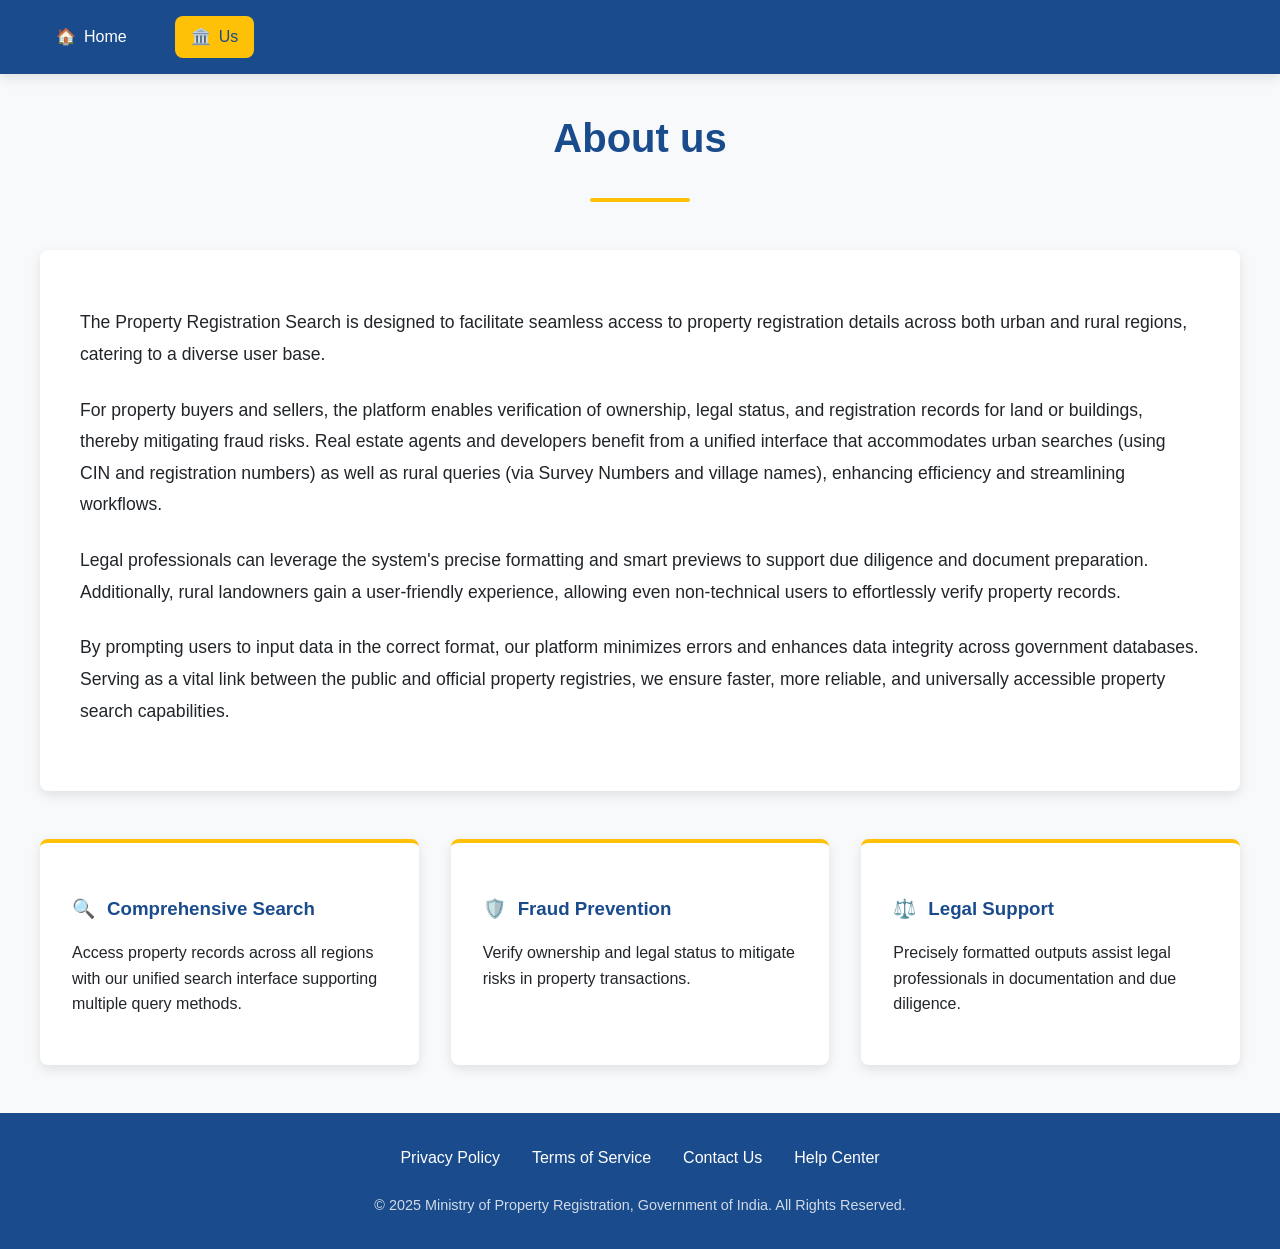
<file: aboutus.html>
<!DOCTYPE html>
<html lang="en">
<head>
    <meta charset="UTF-8">
    <meta name="viewport" content="width=device-width, initial-scale=1.0">
    <title>About Us | Property Registration Portal</title>
    <!-- <link rel="stylesheet" href="aboutus.css"> -->
    <style>
        /* Base Styles */
        :root {
            --primary-blue: #1a4b8c;
            --secondary-blue: #3a75c4;
            --accent-gold: #ffc107;
            --light-bg: #f8f9fa;
            --dark-text: #212529;
            --medium-gray: #6c757d;
            --white: #ffffff;
            --box-shadow: 0 4px 12px rgba(0, 0, 0, 0.1);
            --border-radius: 8px;
        }

        body {
            font-family: 'Segoe UI', 'Roboto', sans-serif;
            line-height: 1.6;
            color: var(--dark-text);
            background-color: var(--light-bg);
            margin: 0;
            padding: 0;
        }

        /* Header/Navigation */
        nav {
            background-color: var(--primary-blue);
            padding: 1rem 2rem;
            box-shadow: var(--box-shadow);
        }

        nav ul {
            list-style: none;
            display: flex;
            gap: 2rem;
            margin: 0;
            padding: 0;
            max-width: 1200px;
            margin: 0 auto;
        }

        nav a {
            color: var(--white);
            text-decoration: none;
            font-weight: 500;
            padding: 0.5rem 1rem;
            border-radius: var(--border-radius);
            transition: all 0.3s ease;
            display: flex;
            align-items: center;
            gap: 0.5rem;
        }

        nav a:hover {
            background-color: var(--secondary-blue);
        }

        nav a.active {
            background-color: var(--accent-gold);
            color: var(--primary-blue);
        }

        /* Main Content */
        main {
            max-width: 1200px;
            margin: 2rem auto;
            padding: 0 2rem;
        }

        .page-header {
            text-align: center;
            margin-bottom: 3rem;
            position: relative;
            padding-bottom: 1rem;
        }

        .page-header h1 {
            color: var(--primary-blue);
            font-size: 2.5rem;
            margin-bottom: 1rem;
        }

        .page-header::after {
            content: '';
            position: absolute;
            bottom: 0;
            left: 50%;
            transform: translateX(-50%);
            width: 100px;
            height: 4px;
            background: var(--accent-gold);
            border-radius: 2px;
        }

        /* About Content */
        .about-content {
            background: var(--white);
            padding: 2.5rem;
            border-radius: var(--border-radius);
            box-shadow: var(--box-shadow);
            margin-bottom: 3rem;
        }

        .about-content p {
            margin-bottom: 1.5rem;
            font-size: 1.1rem;
            line-height: 1.8;
            color: var(--dark-text);
        }

        /* Features Grid */
        .features-grid {
            display: grid;
            grid-template-columns: repeat(auto-fit, minmax(300px, 1fr));
            gap: 2rem;
            margin: 3rem 0;
        }

        .feature-card {
            background: var(--white);
            padding: 2rem;
            border-radius: var(--border-radius);
            box-shadow: var(--box-shadow);
            transition: transform 0.3s ease;
            border-top: 4px solid var(--accent-gold);
        }

        .feature-card:hover {
            transform: translateY(-5px);
        }

        .feature-card h3 {
            color: var(--primary-blue);
            margin-bottom: 1rem;
            display: flex;
            align-items: center;
            gap: 0.75rem;
        }

        /* Footer */
        footer {
            background-color: var(--primary-blue);
            color: var(--white);
            text-align: center;
            padding: 2rem;
            margin-top: 3rem;
        }

        .footer-links {
            display: flex;
            justify-content: center;
            gap: 2rem;
            margin-bottom: 1.5rem;
        }

        .footer-links a {
            color: var(--white);
            text-decoration: none;
            transition: color 0.3s ease;
        }

        .footer-links a:hover {
            color: var(--accent-gold);
        }

        .copyright {
            font-size: 0.9rem;
            opacity: 0.8;
        }

        /* Responsive */
        @media (max-width: 768px) {
            nav ul {
                flex-direction: column;
                gap: 0.5rem;
            }

            .page-header h1 {
                font-size: 2rem;
            }

            .about-content {
                padding: 1.5rem;
            }
        }
    </style>
</head>
<body>
    <nav>
        <ul>
            <li><a href="index.html"><span>🏠</span> Home</a></li>
            <li><a href="aboutus.html" class="active"><span>🏛️</span> Us</a></li>
        </ul>
    </nav>

    <main>
        <div class="page-header">
            <h1>About us</h1>
        </div>

        <div class="about-content">
            <p>The Property Registration Search is designed to facilitate seamless access to property registration details across both urban and rural regions, catering to a diverse user base.</p>

            <p>For property buyers and sellers, the platform enables verification of ownership, legal status, and registration records for land or buildings, thereby mitigating fraud risks. Real estate agents and developers benefit from a unified interface that accommodates urban searches (using CIN and registration numbers) as well as rural queries (via Survey Numbers and village names), enhancing efficiency and streamlining workflows.</p>

            <p>Legal professionals can leverage the system's precise formatting and smart previews to support due diligence and document preparation. Additionally, rural landowners gain a user-friendly experience, allowing even non-technical users to effortlessly verify property records.</p>

            <p>By prompting users to input data in the correct format, our platform minimizes errors and enhances data integrity across government databases. Serving as a vital link between the public and official property registries, we ensure faster, more reliable, and universally accessible property search capabilities.</p>
        </div>

        <div class="features-grid">
            <div class="feature-card">
                <h3><span>🔍</span> Comprehensive Search</h3>
                <p>Access property records across all regions with our unified search interface supporting multiple query methods.</p>
            </div>
            <div class="feature-card">
                <h3><span>🛡️</span> Fraud Prevention</h3>
                <p>Verify ownership and legal status to mitigate risks in property transactions.</p>
            </div>
            <div class="feature-card">
                <h3><span>⚖️</span> Legal Support</h3>
                <p>Precisely formatted outputs assist legal professionals in documentation and due diligence.</p>
            </div>
        </div>
    </main>

    <footer>
        <div class="footer-links">
            <a href="#">Privacy Policy</a>
            <a href="#">Terms of Service</a>
            <a href="#">Contact Us</a>
            <a href="#">Help Center</a>
        </div>
        <div class="copyright">
            © 2025 Ministry of Property Registration, Government of India. All Rights Reserved.
        </div>
    </footer>
</body>
</html>
</file>
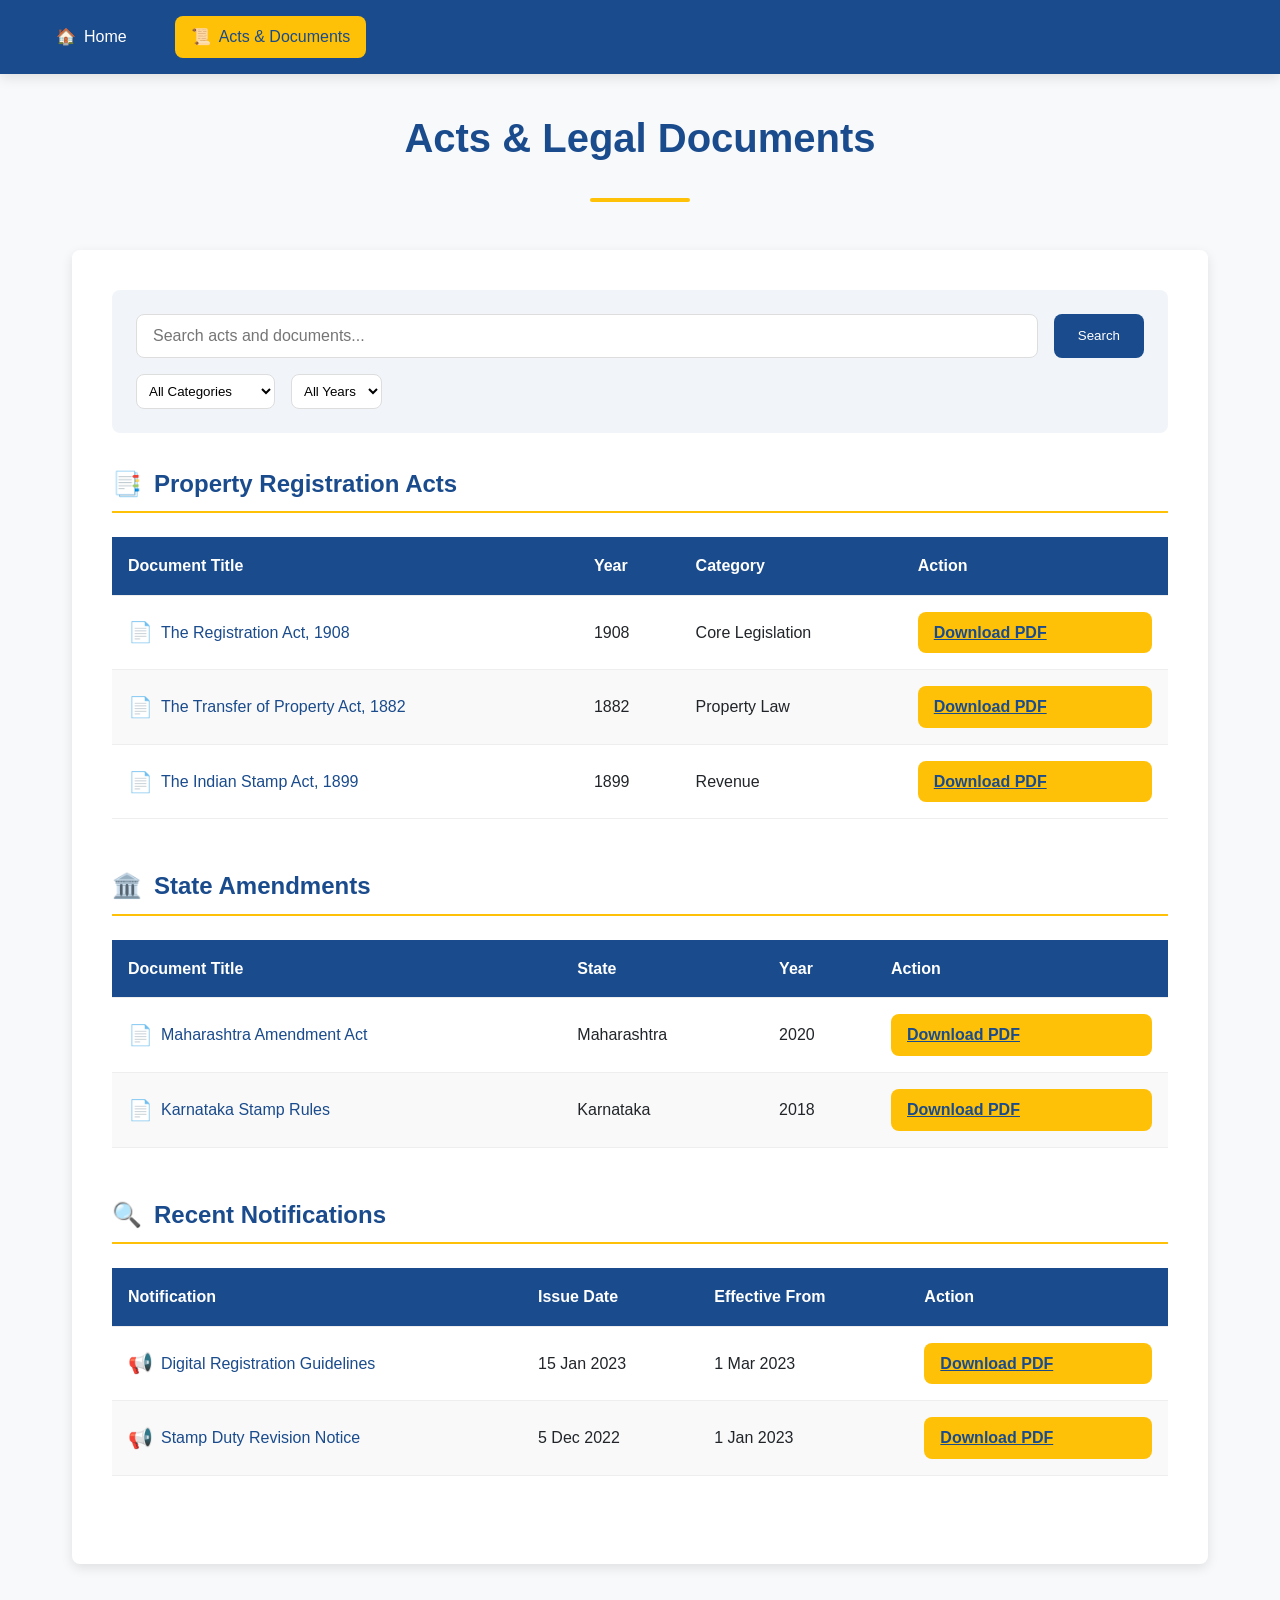
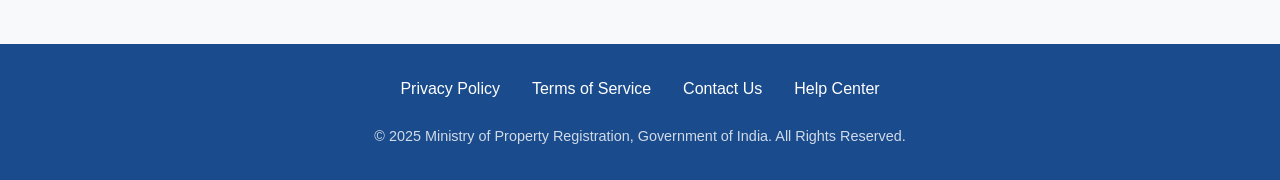
<file: acts.html>
<!DOCTYPE html>
<html lang="en">
<head>
    <meta charset="UTF-8">
    <meta name="viewport" content="width=device-width, initial-scale=1.0">
    <title>Acts & Documents | Government Portal</title>
    <style>
        /* Base Styles */
        :root {
            --primary-blue: #1a4b8c;
            --secondary-blue: #3a75c4;
            --accent-gold: #ffc107;
            --light-bg: #f8f9fa;
            --dark-text: #212529;
            --medium-gray: #6c757d;
            --white: #ffffff;
            --box-shadow: 0 4px 12px rgba(0, 0, 0, 0.1);
            --border-radius: 8px;
        }

        * {
            margin: 0;
            padding: 0;
            box-sizing: border-box;
        }

        body {
            font-family: 'Segoe UI', 'Roboto', sans-serif;
            line-height: 1.6;
            color: var(--dark-text);
            background-color: var(--light-bg);
            min-height: 100vh;
            display: flex;
            flex-direction: column;
        }

        /* Header/Navigation */
        nav {
            background-color: var(--primary-blue);
            padding: 1rem 2rem;
            box-shadow: var(--box-shadow);
        }

        nav ul {
            list-style: none;
            display: flex;
            gap: 2rem;
            margin: 0;
            padding: 0;
            max-width: 1200px;
            margin: 0 auto;
        }

        nav a {
            color: var(--white);
            text-decoration: none;
            font-weight: 500;
            padding: 0.5rem 1rem;
            border-radius: var(--border-radius);
            transition: all 0.3s ease;
            display: flex;
            align-items: center;
            gap: 0.5rem;
        }

        nav a:hover {
            background-color: var(--secondary-blue);
        }

        nav a.active {
            background-color: var(--accent-gold);
            color: var(--primary-blue);
        }

        /* Main Content */
        main {
            flex: 1;
            max-width: 1200px;
            width: 100%;
            margin: 2rem auto;
            padding: 0 2rem;
        }

        .page-header {
            text-align: center;
            margin-bottom: 3rem;
            position: relative;
            padding-bottom: 1rem;
        }

        .page-header h1 {
            color: var(--primary-blue);
            font-size: 2.5rem;
            margin-bottom: 1rem;
        }

        .page-header::after {
            content: '';
            position: absolute;
            bottom: 0;
            left: 50%;
            transform: translateX(-50%);
            width: 100px;
            height: 4px;
            background: var(--accent-gold);
            border-radius: 2px;
        }

        /* Documents Container */
        .documents-container {
            background: var(--white);
            padding: 2.5rem;
            border-radius: var(--border-radius);
            box-shadow: var(--box-shadow);
            margin-bottom: 3rem;
        }

        /* Document Categories */
        .category-section {
            margin-bottom: 3rem;
        }

        .category-section h2 {
            color: var(--primary-blue);
            margin-bottom: 1.5rem;
            padding-bottom: 0.5rem;
            border-bottom: 2px solid var(--accent-gold);
            display: flex;
            align-items: center;
            gap: 0.75rem;
        }

        /* Document Table */
        .documents-table {
            width: 100%;
            border-collapse: collapse;
            margin-top: 1.5rem;
        }

        .documents-table th,
        .documents-table td {
            padding: 1rem;
            text-align: left;
            border-bottom: 1px solid #eee;
        }

        .documents-table th {
            background-color: var(--primary-blue);
            color: var(--white);
            font-weight: 600;
            position: sticky;
            top: 0;
        }

        .documents-table tr:nth-child(even) {
            background-color: #f9f9f9;
        }

        .documents-table tr:hover {
            background-color: #f1f1f1;
        }

        .document-link {
            color: var(--primary-blue);
            text-decoration: none;
            font-weight: 500;
            display: flex;
            align-items: center;
            gap: 0.5rem;
            transition: color 0.3s ease;
        }

        .document-link:hover {
            color: var(--secondary-blue);
            text-decoration: underline;
        }

        .document-icon {
            font-size: 1.25rem;
        }

        .download-btn {
            background-color: var(--accent-gold);
            color: var(--primary-blue);
            border: none;
            padding: 0.5rem 1rem;
            border-radius: var(--border-radius);
            cursor: pointer;
            font-weight: 600;
            transition: all 0.3s ease;
            display: flex;
            align-items: center;
            gap: 0.5rem;
        }

        .download-btn:hover {
            background-color: #e0a800;
        }

        /* Search and Filter */
        .search-filter {
            background: #f1f5f9;
            padding: 1.5rem;
            border-radius: var(--border-radius);
            margin-bottom: 2rem;
        }

        .search-group {
            display: flex;
            gap: 1rem;
            margin-bottom: 1rem;
        }

        .search-input {
            flex: 1;
            padding: 0.75rem 1rem;
            border: 1px solid #ddd;
            border-radius: var(--border-radius);
            font-size: 1rem;
        }

        .search-btn {
            background-color: var(--primary-blue);
            color: white;
            border: none;
            padding: 0 1.5rem;
            border-radius: var(--border-radius);
            cursor: pointer;
            transition: background-color 0.3s ease;
        }

        .search-btn:hover {
            background-color: var(--secondary-blue);
        }

        .filter-options {
            display: flex;
            gap: 1rem;
            flex-wrap: wrap;
        }

        .filter-select {
            padding: 0.5rem;
            border: 1px solid #ddd;
            border-radius: var(--border-radius);
            background-color: white;
        }

        /* Footer */
        footer {
            background-color: var(--primary-blue);
            color: var(--white);
            text-align: center;
            padding: 2rem;
            margin-top: auto;
        }

        .footer-links {
            display: flex;
            justify-content: center;
            gap: 2rem;
            margin-bottom: 1.5rem;
        }

        .footer-links a {
            color: var(--white);
            text-decoration: none;
            transition: color 0.3s ease;
        }

        .footer-links a:hover {
            color: var(--accent-gold);
        }

        .copyright {
            font-size: 0.9rem;
            opacity: 0.8;
        }

        /* Responsive */
        @media (max-width: 768px) {
            nav ul {
                flex-direction: column;
                gap: 0.5rem;
            }

            .page-header h1 {
                font-size: 2rem;
            }

            .documents-container {
                padding: 1.5rem;
            }

            .documents-table {
                display: block;
                overflow-x: auto;
            }

            .search-group {
                flex-direction: column;
            }
        }
    </style>
</head>
<body>
    <nav>
        <ul>
            <li><a href="index.html"><span>🏠</span> Home</a></li>
            <li><a href="acts.html" class="active"><span>📜</span> Acts & Documents</a></li>
        </ul>
    </nav>

    <main>
        <div class="page-header">
            <h1>Acts & Legal Documents</h1>
        </div>

        <div class="documents-container">
            <div class="search-filter">
                <div class="search-group">
                    <input type="text" class="search-input" placeholder="Search acts and documents...">
                    <button class="search-btn">Search</button>
                </div>
                <div class="filter-options">
                    <select class="filter-select">
                        <option>All Categories</option>
                        <option>Property Laws</option>
                        <option>Registration Acts</option>
                        <option>Land Reforms</option>
                    </select>
                    <select class="filter-select">
                        <option>All Years</option>
                        <option>2023</option>
                        <option>2022</option>
                        <option>2021</option>
                    </select>
                </div>
            </div>

            <div class="category-section">
                <h2><span>📑</span> Property Registration Acts</h2>
                <table class="documents-table">
                    <thead>
                        <tr>
                            <th>Document Title</th>
                            <th>Year</th>
                            <th>Category</th>
                            <th>Action</th>
                        </tr>
                    </thead>
                    <tbody>
                        <tr>
                            <td>
                                <a href="#" class="document-link">
                                    <span class="document-icon">📄</span>
                                    The Registration Act, 1908
                                </a>
                            </td>
                            <td>1908</td>
                            <td>Core Legislation</td>
                            <td>
                                <a href="/the_registration_act,_1908.pdf" download class="download-btn">
                                  Download PDF
                                </a>
                            </td>
                              
                        </tr>
                        <tr>
                            <td>
                                <a href="#" class="document-link">
                                    <span class="document-icon">📄</span>
                                    The Transfer of Property Act, 1882
                                </a>
                            </td>
                            <td>1882</td>
                            <td>Property Law</td>
                            <td>
                                <a href="/A1882-04.pdf" download class="download-btn">
                                  Download PDF
                                </a>
                            </td>                        
                        </tr>
                        <tr>
                            <td>
                                <a href="#" class="document-link">
                                    <span class="document-icon">📄</span>
                                    The Indian Stamp Act, 1899
                                </a>
                            </td>
                            <td>1899</td>
                            <td>Revenue</td>
                            <td>
                                <a href="/a1899-2 .pdf" download class="download-btn">
                                  Download PDF
                                </a>
                            </td>
                        </tr>
                    </tbody>
                </table>
            </div>

            <div class="category-section">
                <h2><span>🏛️</span> State Amendments</h2>
                <table class="documents-table">
                    <thead>
                        <tr>
                            <th>Document Title</th>
                            <th>State</th>
                            <th>Year</th>
                            <th>Action</th>
                        </tr>
                    </thead>
                    <tbody>
                        <tr>
                            <td>
                                <a href="#" class="document-link">
                                    <span class="document-icon">📄</span>
                                    Maharashtra Amendment Act
                                </a>
                            </td>
                            <td>Maharashtra</td>
                            <td>2020</td>
                            <td>
                                <a href="/Maharashtra_Amendment_Act_2020.pdf" download class="download-btn">
                                  Download PDF
                                </a>
                            </td>
                        </tr>
                        <tr>
                            <td>
                                <a href="#" class="document-link">
                                    <span class="document-icon">📄</span>
                                    Karnataka Stamp Rules
                                </a>
                            </td>
                            <td>Karnataka</td>
                            <td>2018</td>
                            <td>
                                <a href="/THE KARNATAKA STAMP ACT 1957 - Schedule.pdf" download class="download-btn">
                                  Download PDF
                                </a>
                            </td>
                        </tr>
                    </tbody>
                </table>
            </div>

            <div class="category-section">
                <h2><span>🔍</span> Recent Notifications</h2>
                <table class="documents-table">
                    <thead>
                        <tr>
                            <th>Notification</th>
                            <th>Issue Date</th>
                            <th>Effective From</th>
                            <th>Action</th>
                        </tr>
                    </thead>
                    <tbody>
                        <tr>
                            <td>
                                <a href="#" class="document-link">
                                    <span class="document-icon">📢</span>
                                    Digital Registration Guidelines
                                </a>
                            </td>
                            <td>15 Jan 2023</td>
                            <td>1 Mar 2023</td>
                            <td>
                                <a href="/Digital_Registration_Guideline.pdf" download class="download-btn">
                                  Download PDF
                                </a>
                            </td>
                        </tr>
                        <tr>
                            <td>
                                <a href="#" class="document-link">
                                    <span class="document-icon">📢</span>
                                    Stamp Duty Revision Notice
                                </a>
                            </td>
                            <td>5 Dec 2022</td>
                            <td>1 Jan 2023</td>
                            <td>
                                <a href="/IndianStampActEnglish.pdf" download class="download-btn">
                                  Download PDF
                                </a>
                            </td>
                        </tr>
                    </tbody>
                </table>
            </div>
        </div>
    </main>

    <footer>
        <div class="footer-links">
            <a href="#">Privacy Policy</a>
            <a href="#">Terms of Service</a>
            <a href="#">Contact Us</a>
            <a href="#">Help Center</a>
        </div>
        <div class="copyright">
            © 2025 Ministry of Property Registration, Government of India. All Rights Reserved.
        </div>
    </footer>
</body>
</html>
</file>
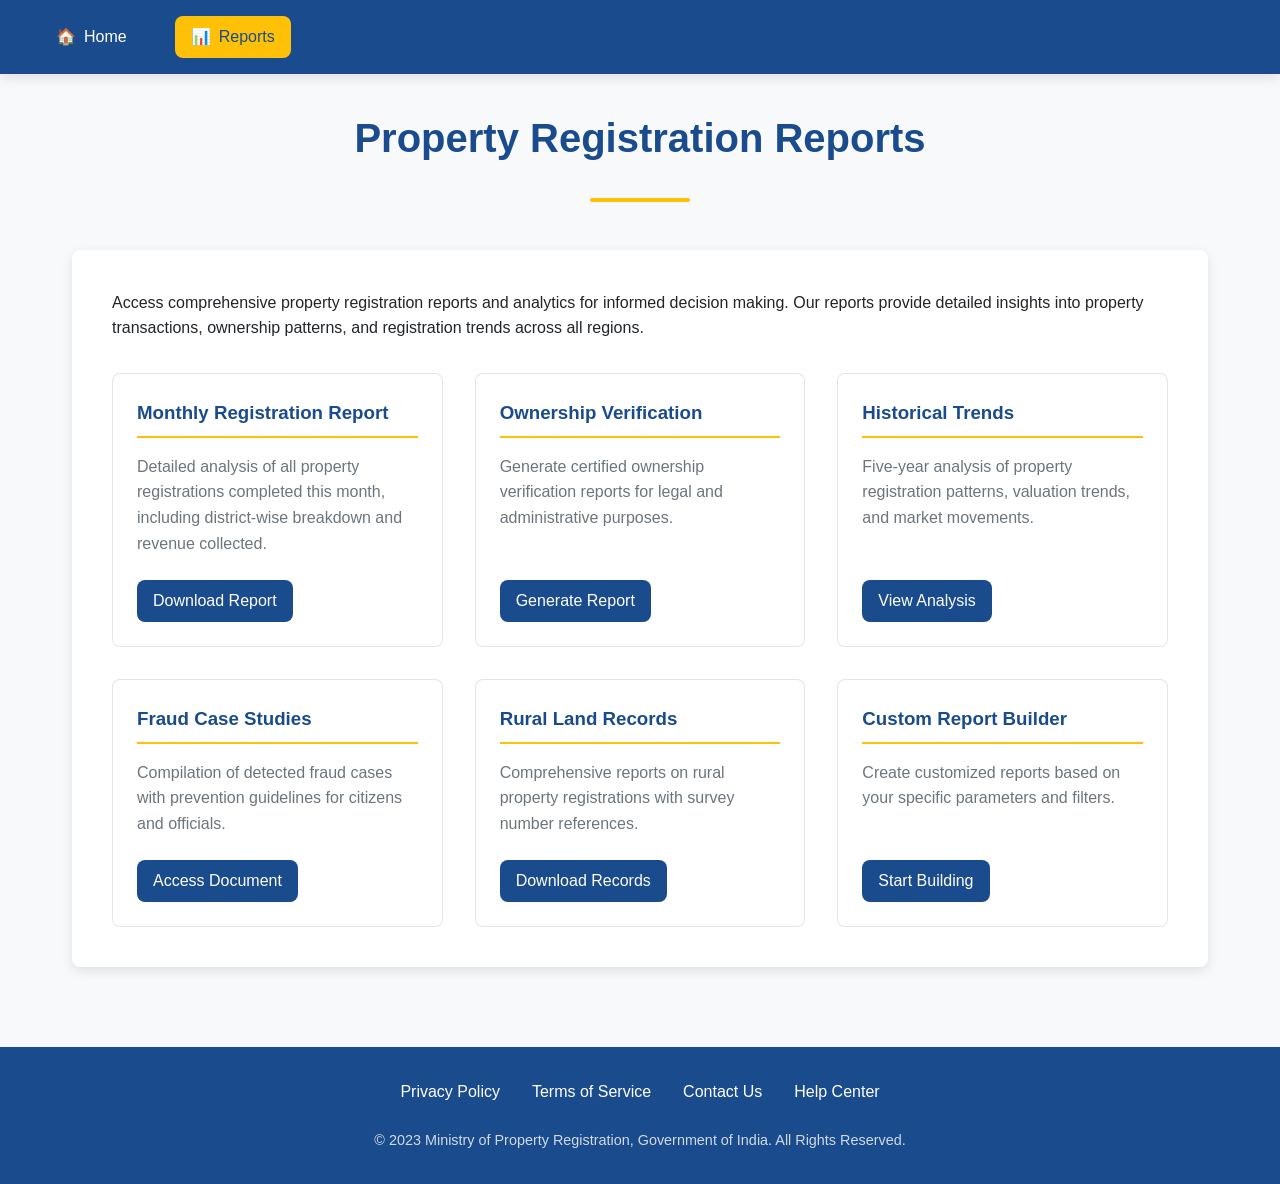
<file: reports.html>
<!DOCTYPE html>
<html lang="en">
<head>
    <meta charset="UTF-8">
    <meta name="viewport" content="width=device-width, initial-scale=1.0">
    <title>Reports | Government Property Portal</title>
    <style>
        /* Base Styles */
        :root {
            --primary-blue: #1a4b8c;
            --secondary-blue: #3a75c4;
            --accent-gold: #ffc107;
            --light-bg: #f8f9fa;
            --dark-text: #212529;
            --medium-gray: #6c757d;
            --white: #ffffff;
            --box-shadow: 0 4px 12px rgba(0, 0, 0, 0.1);
            --border-radius: 8px;
        }

        * {
            margin: 0;
            padding: 0;
            box-sizing: border-box;
        }

        body {
            font-family: 'Segoe UI', 'Roboto', sans-serif;
            line-height: 1.6;
            color: var(--dark-text);
            background-color: var(--light-bg);
            min-height: 100vh;
            display: flex;
            flex-direction: column;
        }

        /* Header/Navigation */
        nav {
            background-color: var(--primary-blue);
            padding: 1rem 2rem;
            box-shadow: var(--box-shadow);
        }

        nav ul {
            list-style: none;
            display: flex;
            gap: 2rem;
            margin: 0;
            padding: 0;
            max-width: 1200px;
            margin: 0 auto;
        }

        nav a {
            color: var(--white);
            text-decoration: none;
            font-weight: 500;
            padding: 0.5rem 1rem;
            border-radius: var(--border-radius);
            transition: all 0.3s ease;
            display: flex;
            align-items: center;
            gap: 0.5rem;
        }

        nav a:hover {
            background-color: var(--secondary-blue);
        }

        nav a.active {
            background-color: var(--accent-gold);
            color: var(--primary-blue);
        }

        /* Main Content */
        main {
            flex: 1;
            max-width: 1200px;
            width: 100%;
            margin: 2rem auto;
            padding: 0 2rem;
        }

        .page-header {
            text-align: center;
            margin-bottom: 3rem;
            position: relative;
            padding-bottom: 1rem;
        }

        .page-header h1 {
            color: var(--primary-blue);
            font-size: 2.5rem;
            margin-bottom: 1rem;
        }

        .page-header::after {
            content: '';
            position: absolute;
            bottom: 0;
            left: 50%;
            transform: translateX(-50%);
            width: 100px;
            height: 4px;
            background: var(--accent-gold);
            border-radius: 2px;
        }

        /* Reports Section */
        .reports-container {
            background: var(--white);
            padding: 2.5rem;
            border-radius: var(--border-radius);
            box-shadow: var(--box-shadow);
            margin-bottom: 3rem;
        }

        .reports-grid {
            display: grid;
            grid-template-columns: repeat(auto-fit, minmax(300px, 1fr));
            gap: 2rem;
            margin-top: 2rem;
        }

        .report-card {
            background: var(--white);
            border: 1px solid rgba(0, 0, 0, 0.1);
            border-radius: var(--border-radius);
            padding: 1.5rem;
            transition: all 0.3s ease;
            display: flex;
            flex-direction: column;
        }

        .report-card:hover {
            transform: translateY(-5px);
            box-shadow: 0 10px 20px rgba(0, 0, 0, 0.1);
            border-color: var(--accent-gold);
        }

        .report-card h3 {
            color: var(--primary-blue);
            margin-bottom: 1rem;
            padding-bottom: 0.5rem;
            border-bottom: 2px solid var(--accent-gold);
        }

        .report-card p {
            color: var(--medium-gray);
            margin-bottom: 1.5rem;
            flex-grow: 1;
        }

        .report-card .btn {
            display: inline-block;
            padding: 0.5rem 1rem;
            background-color: var(--primary-blue);
            color: var(--white);
            text-decoration: none;
            border-radius: var(--border-radius);
            text-align: center;
            transition: background-color 0.3s ease;
            align-self: flex-start;
        }

        .report-card .btn:hover {
            background-color: var(--secondary-blue);
        }

        /* Footer */
        footer {
            background-color: var(--primary-blue);
            color: var(--white);
            text-align: center;
            padding: 2rem;
            margin-top: auto;
        }

        .footer-links {
            display: flex;
            justify-content: center;
            gap: 2rem;
            margin-bottom: 1.5rem;
        }

        .footer-links a {
            color: var(--white);
            text-decoration: none;
            transition: color 0.3s ease;
        }

        .footer-links a:hover {
            color: var(--accent-gold);
        }

        .copyright {
            font-size: 0.9rem;
            opacity: 0.8;
        }

        /* Responsive */
        @media (max-width: 768px) {
            nav ul {
                flex-direction: column;
                gap: 0.5rem;
            }

            .page-header h1 {
                font-size: 2rem;
            }

            .reports-container {
                padding: 1.5rem;
            }

            .reports-grid {
                grid-template-columns: 1fr;
            }
        }
    </style>
</head>
<body>
    <nav>
        <ul>
            <li><a href="index.html"><span>🏠</span> Home</a></li>
            <li><a href="reports.html" class="active"><span>📊</span> Reports</a></li>
        </ul>
    </nav>

    <main>
        <div class="page-header">
            <h1>Property Registration Reports</h1>
        </div>

        <div class="reports-container">
            <p>Access comprehensive property registration reports and analytics for informed decision making. Our reports provide detailed insights into property transactions, ownership patterns, and registration trends across all regions.</p>
            
            <div class="reports-grid">
                <div class="report-card">
                    <h3>Monthly Registration Report</h3>
                    <p>Detailed analysis of all property registrations completed this month, including district-wise breakdown and revenue collected.</p>
                    <a href="#" class="btn">Download Report</a>
                </div>
                
                <div class="report-card">
                    <h3>Ownership Verification</h3>
                    <p>Generate certified ownership verification reports for legal and administrative purposes.</p>
                    <a href="#" class="btn">Generate Report</a>
                </div>
                
                <div class="report-card">
                    <h3>Historical Trends</h3>
                    <p>Five-year analysis of property registration patterns, valuation trends, and market movements.</p>
                    <a href="#" class="btn">View Analysis</a>
                </div>
                
                <div class="report-card">
                    <h3>Fraud Case Studies</h3>
                    <p>Compilation of detected fraud cases with prevention guidelines for citizens and officials.</p>
                    <a href="#" class="btn">Access Document</a>
                </div>
                
                <div class="report-card">
                    <h3>Rural Land Records</h3>
                    <p>Comprehensive reports on rural property registrations with survey number references.</p>
                    <a href="#" class="btn">Download Records</a>
                </div>
                
                <div class="report-card">
                    <h3>Custom Report Builder</h3>
                    <p>Create customized reports based on your specific parameters and filters.</p>
                    <a href="#" class="btn">Start Building</a>
                </div>
            </div>
        </div>
    </main>

    <footer>
        <div class="footer-links">
            <a href="#">Privacy Policy</a>
            <a href="#">Terms of Service</a>
            <a href="#">Contact Us</a>
            <a href="#">Help Center</a>
        </div>
        <div class="copyright">
            © 2023 Ministry of Property Registration, Government of India. All Rights Reserved.
        </div>
    </footer>
</body>
</html>
</file>
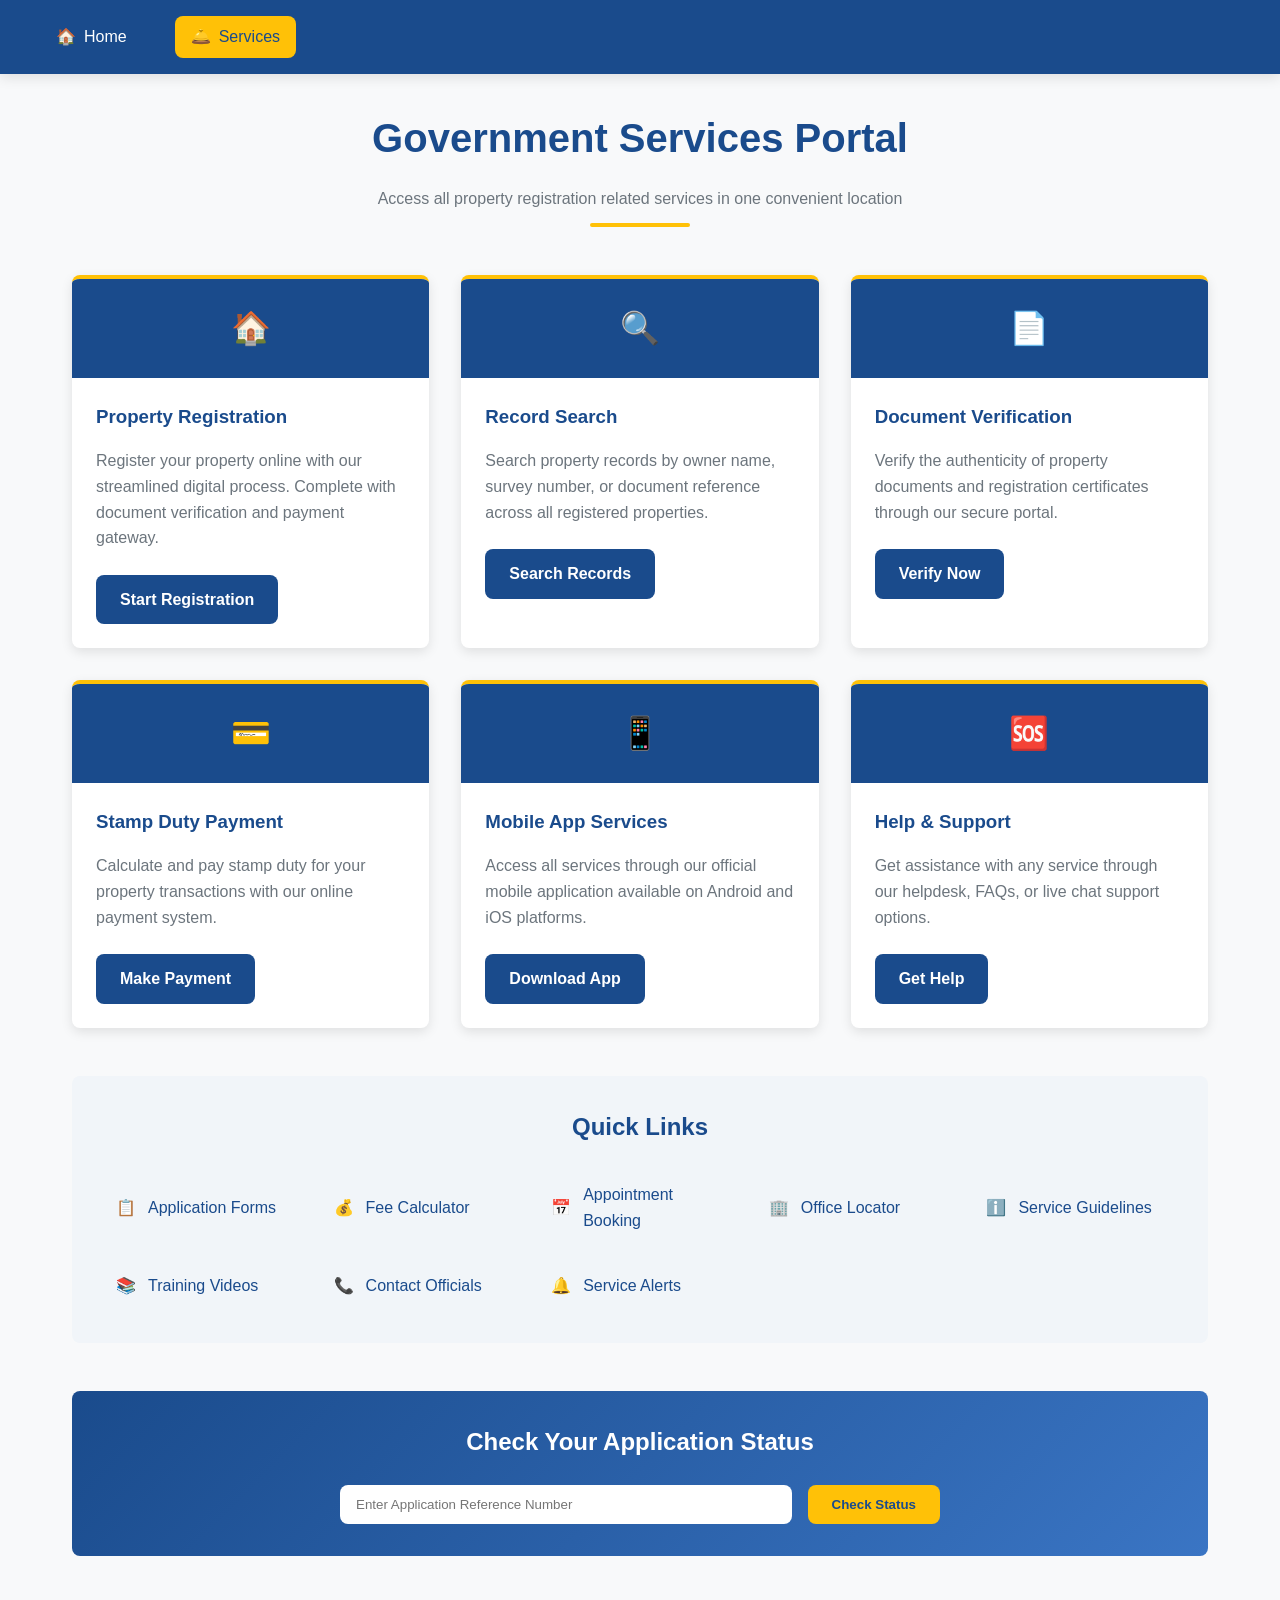
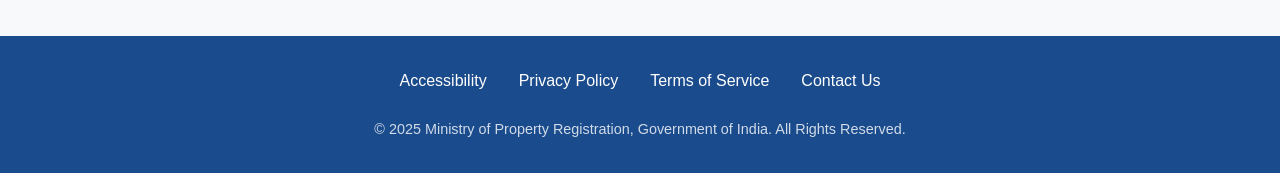
<file: services.html>
<!DOCTYPE html>
<html lang="en">
<head>
    <meta charset="UTF-8">
    <meta name="viewport" content="width=device-width, initial-scale=1.0">
    <title>Government Services Portal</title>
    <style>
        /* Base Styles */
        :root {
            --primary-blue: #1a4b8c;
            --secondary-blue: #3a75c4;
            --accent-gold: #ffc107;
            --light-bg: #f8f9fa;
            --dark-text: #212529;
            --medium-gray: #6c757d;
            --white: #ffffff;
            --box-shadow: 0 4px 12px rgba(0, 0, 0, 0.1);
            --border-radius: 8px;
        }

        * {
            margin: 0;
            padding: 0;
            box-sizing: border-box;
        }

        body {
            font-family: 'Segoe UI', 'Roboto', sans-serif;
            line-height: 1.6;
            color: var(--dark-text);
            background-color: var(--light-bg);
            min-height: 100vh;
            display: flex;
            flex-direction: column;
        }

        /* Header/Navigation */
        nav {
            background-color: var(--primary-blue);
            padding: 1rem 2rem;
            box-shadow: var(--box-shadow);
        }

        nav ul {
            list-style: none;
            display: flex;
            gap: 2rem;
            margin: 0;
            padding: 0;
            max-width: 1200px;
            margin: 0 auto;
        }

        nav a {
            color: var(--white);
            text-decoration: none;
            font-weight: 500;
            padding: 0.5rem 1rem;
            border-radius: var(--border-radius);
            transition: all 0.3s ease;
            display: flex;
            align-items: center;
            gap: 0.5rem;
        }

        nav a:hover {
            background-color: var(--secondary-blue);
        }

        nav a.active {
            background-color: var(--accent-gold);
            color: var(--primary-blue);
        }

        /* Main Content */
        main {
            flex: 1;
            max-width: 1200px;
            width: 100%;
            margin: 2rem auto;
            padding: 0 2rem;
        }

        .page-header {
            text-align: center;
            margin-bottom: 3rem;
            position: relative;
            padding-bottom: 1rem;
        }

        .page-header h1 {
            color: var(--primary-blue);
            font-size: 2.5rem;
            margin-bottom: 1rem;
        }

        .page-header p {
            color: var(--medium-gray);
            max-width: 800px;
            margin: 0 auto;
        }

        .page-header::after {
            content: '';
            position: absolute;
            bottom: 0;
            left: 50%;
            transform: translateX(-50%);
            width: 100px;
            height: 4px;
            background: var(--accent-gold);
            border-radius: 2px;
        }

        /* Services Grid */
        .services-grid {
            display: grid;
            grid-template-columns: repeat(auto-fit, minmax(300px, 1fr));
            gap: 2rem;
            margin: 3rem 0;
        }

        .service-card {
            background: var(--white);
            border-radius: var(--border-radius);
            box-shadow: var(--box-shadow);
            overflow: hidden;
            transition: transform 0.3s ease;
            border-top: 4px solid var(--accent-gold);
        }

        .service-card:hover {
            transform: translateY(-5px);
            box-shadow: 0 10px 20px rgba(0, 0, 0, 0.15);
        }

        .service-icon {
            background-color: var(--primary-blue);
            color: var(--white);
            font-size: 2rem;
            padding: 1.5rem;
            text-align: center;
        }

        .service-content {
            padding: 1.5rem;
        }

        .service-content h3 {
            color: var(--primary-blue);
            margin-bottom: 1rem;
        }

        .service-content p {
            color: var(--medium-gray);
            margin-bottom: 1.5rem;
        }

        .service-btn {
            display: inline-block;
            padding: 0.75rem 1.5rem;
            background-color: var(--primary-blue);
            color: var(--white);
            text-decoration: none;
            border-radius: var(--border-radius);
            font-weight: 600;
            transition: all 0.3s ease;
        }

        .service-btn:hover {
            background-color: var(--secondary-blue);
        }

        /* Quick Links Section */
        .quick-links {
            background-color: #f1f5f9;
            padding: 2rem;
            border-radius: var(--border-radius);
            margin: 3rem 0;
        }

        .quick-links h2 {
            color: var(--primary-blue);
            margin-bottom: 1.5rem;
            text-align: center;
        }

        .links-grid {
            display: grid;
            grid-template-columns: repeat(auto-fit, minmax(200px, 1fr));
            gap: 1rem;
        }

        .quick-link {
            display: flex;
            align-items: center;
            gap: 0.75rem;
            color: var(--primary-blue);
            text-decoration: none;
            padding: 0.75rem;
            border-radius: var(--border-radius);
            transition: all 0.3s ease;
        }

        .quick-link:hover {
            background-color: rgba(255, 255, 255, 0.7);
            color: var(--secondary-blue);
        }

        /* Status Check Section */
        .status-check {
            background: linear-gradient(135deg, var(--primary-blue), var(--secondary-blue));
            color: var(--white);
            padding: 2rem;
            border-radius: var(--border-radius);
            margin: 3rem 0;
            text-align: center;
        }

        .status-check h2 {
            margin-bottom: 1.5rem;
        }

        .status-form {
            max-width: 600px;
            margin: 0 auto;
            display: flex;
            gap: 1rem;
        }

        .status-input {
            flex: 1;
            padding: 0.75rem 1rem;
            border: none;
            border-radius: var(--border-radius);
        }

        .status-btn {
            padding: 0.75rem 1.5rem;
            background-color: var(--accent-gold);
            color: var(--primary-blue);
            border: none;
            border-radius: var(--border-radius);
            font-weight: 600;
            cursor: pointer;
            transition: all 0.3s ease;
        }

        .status-btn:hover {
            background-color: #e0a800;
        }

        /* Footer */
        footer {
            background-color: var(--primary-blue);
            color: var(--white);
            text-align: center;
            padding: 2rem;
            margin-top: auto;
        }

        .footer-links {
            display: flex;
            justify-content: center;
            gap: 2rem;
            margin-bottom: 1.5rem;
        }

        .footer-links a {
            color: var(--white);
            text-decoration: none;
            transition: color 0.3s ease;
        }

        .footer-links a:hover {
            color: var(--accent-gold);
        }

        .copyright {
            font-size: 0.9rem;
            opacity: 0.8;
        }

        /* Responsive */
        @media (max-width: 768px) {
            nav ul {
                flex-direction: column;
                gap: 0.5rem;
            }

            .page-header h1 {
                font-size: 2rem;
            }

            .status-form {
                flex-direction: column;
            }

            .service-card {
                max-width: 400px;
                margin: 0 auto;
            }
        }
    </style>
</head>
<body>
    <nav>
        <ul>
            <li><a href="index.html"><span>🏠</span> Home</a></li>
            <li><a href="services.html" class="active"><span>🛎️</span> Services</a></li>
        </ul>
    </nav>

    <main>
        <div class="page-header">
            <h1>Government Services Portal</h1>
            <p>Access all property registration related services in one convenient location</p>
        </div>

        <div class="services-grid">
            <div class="service-card">
                <div class="service-icon">🏠</div>
                <div class="service-content">
                    <h3>Property Registration</h3>
                    <p>Register your property online with our streamlined digital process. Complete with document verification and payment gateway.</p>
                    <a href="#" class="service-btn">Start Registration</a>
                </div>
            </div>

            <div class="service-card">
                <div class="service-icon">🔍</div>
                <div class="service-content">
                    <h3>Record Search</h3>
                    <p>Search property records by owner name, survey number, or document reference across all registered properties.</p>
                    <a href="#" class="service-btn">Search Records</a>
                </div>
            </div>

            <div class="service-card">
                <div class="service-icon">📄</div>
                <div class="service-content">
                    <h3>Document Verification</h3>
                    <p>Verify the authenticity of property documents and registration certificates through our secure portal.</p>
                    <a href="#" class="service-btn">Verify Now</a>
                </div>
            </div>

            <div class="service-card">
                <div class="service-icon">💳</div>
                <div class="service-content">
                    <h3>Stamp Duty Payment</h3>
                    <p>Calculate and pay stamp duty for your property transactions with our online payment system.</p>
                    <a href="#" class="service-btn">Make Payment</a>
                </div>
            </div>

            <div class="service-card">
                <div class="service-icon">📱</div>
                <div class="service-content">
                    <h3>Mobile App Services</h3>
                    <p>Access all services through our official mobile application available on Android and iOS platforms.</p>
                    <a href="#" class="service-btn">Download App</a>
                </div>
            </div>

            <div class="service-card">
                <div class="service-icon">🆘</div>
                <div class="service-content">
                    <h3>Help & Support</h3>
                    <p>Get assistance with any service through our helpdesk, FAQs, or live chat support options.</p>
                    <a href="#" class="service-btn">Get Help</a>
                </div>
            </div>
        </div>

        <div class="quick-links">
            <h2>Quick Links</h2>
            <div class="links-grid">
                <a href="#" class="quick-link"><span>📋</span> Application Forms</a>
                <a href="#" class="quick-link"><span>💰</span> Fee Calculator</a>
                <a href="#" class="quick-link"><span>📅</span> Appointment Booking</a>
                <a href="#" class="quick-link"><span>🏢</span> Office Locator</a>
                <a href="#" class="quick-link"><span>ℹ️</span> Service Guidelines</a>
                <a href="#" class="quick-link"><span>📚</span> Training Videos</a>
                <a href="#" class="quick-link"><span>📞</span> Contact Officials</a>
                <a href="#" class="quick-link"><span>🔔</span> Service Alerts</a>
            </div>
        </div>

        <div class="status-check">
            <h2>Check Your Application Status</h2>
            <form class="status-form">
                <input type="text" class="status-input" placeholder="Enter Application Reference Number">
                <button type="submit" class="status-btn">Check Status</button>
            </form>
        </div>
    </main>

    <footer>
        <div class="footer-links">
            <a href="#">Accessibility</a>
            <a href="#">Privacy Policy</a>
            <a href="#">Terms of Service</a>
            <a href="#">Contact Us</a>
        </div>
        <div class="copyright">
            © 2025 Ministry of Property Registration, Government of India. All Rights Reserved.
        </div>
    </footer>
</body>
</html>
</file>
